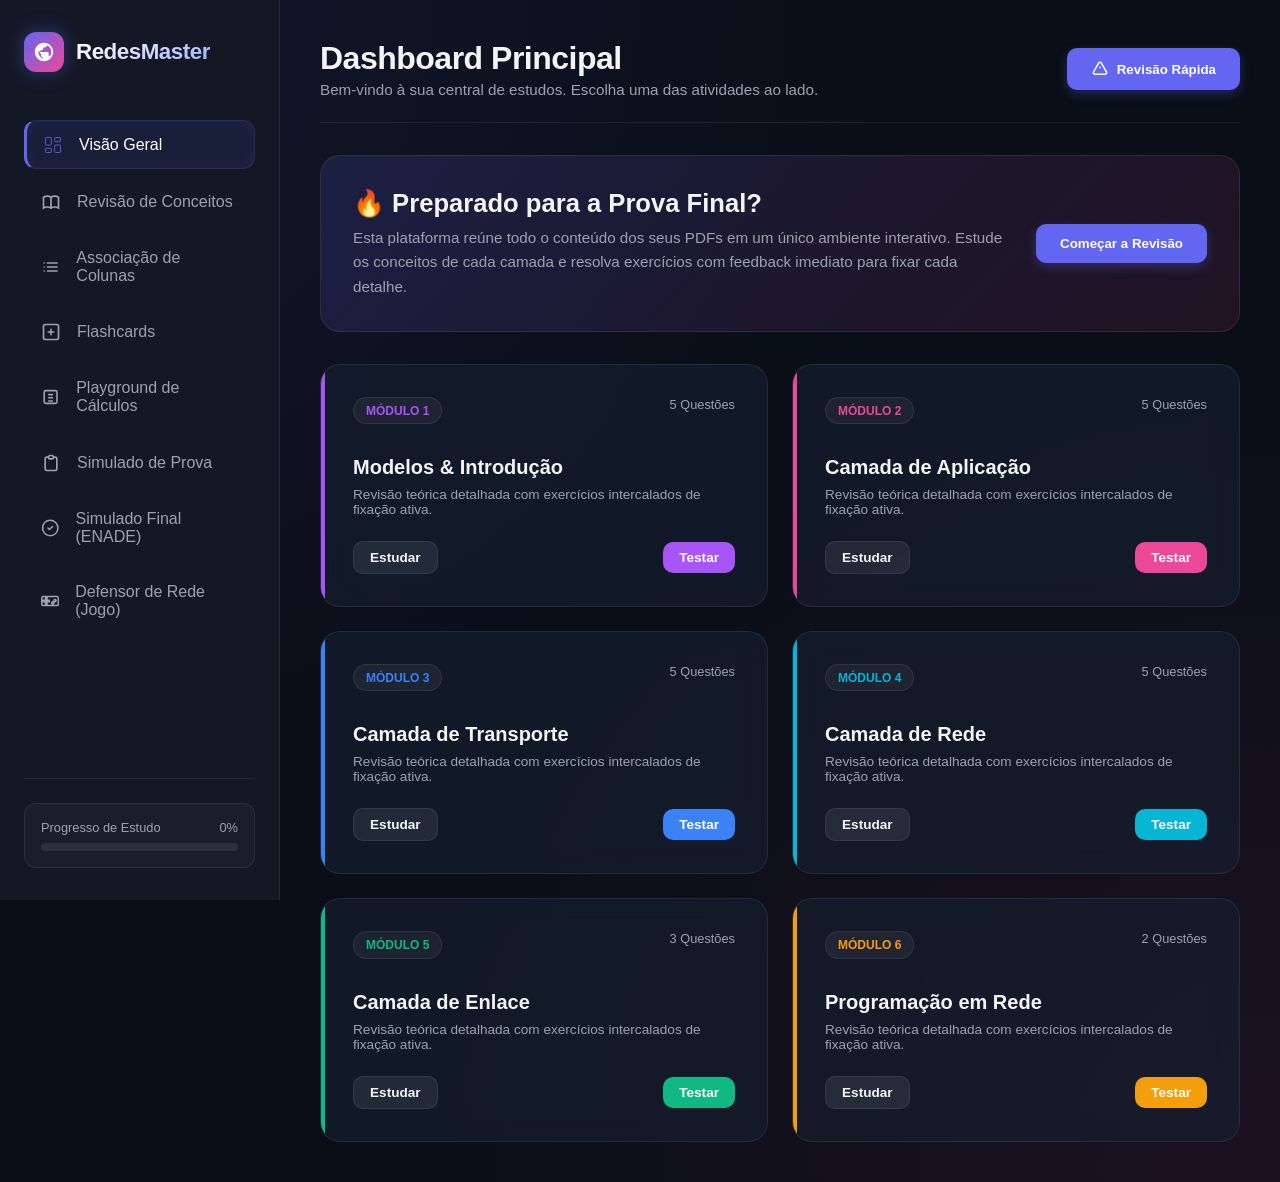
<file: index.html>
<!DOCTYPE html>
<html lang="pt-BR">
<head>
  <meta charset="UTF-8">
  <meta name="viewport" content="width=device-width, initial-scale=1.0">
  <meta http-equiv="Content-Security-Policy" content="default-src 'self'; script-src 'self' 'unsafe-inline'; style-src 'self' 'unsafe-inline' https://fonts.googleapis.com; font-src 'self' https://fonts.gstatic.com; img-src 'self' data:; connect-src 'self';">
  <title>RedesMaster - Plataforma de Revisão Final de Redes</title>
  <link rel="stylesheet" href="assets/css/styles.css">
</head>
<body>
  <div id="app-container">
    <!-- Sidebar Menu -->
    <aside>
      <div class="logo-container">
        <div class="logo-icon">
          <svg viewBox="0 0 24 24">
            <path d="M12 2C6.48 2 2 6.48 2 12s4.48 10 10 10 10-4.48 10-10S17.52 2 12 2zm1 17.93c-3.95-.49-7-3.85-7-7.93 0-.62.08-1.21.21-1.79L9 15v1c0 1.1.9 2 2 2v1.93zm6.9-2.54c-.26-.81-1-1.39-1.9-1.39h-1v-3c0-.55-.45-1-1-1H8v-2h2c.55 0 1-.45 1-1V7h2c1.1 0 2-.9 2-2v-.41c2.93 1.19 5 4.06 5 7.41 0 2.08-.8 3.97-2.1 5.39z"/>
          </svg>
        </div>
        <span class="logo-text">RedesMaster</span>
        <button class="sidebar-close-btn" id="menu-close-btn" aria-label="Fechar menu">
          <svg viewBox="0 0 24 24" style="width:20px;height:20px;fill:none;stroke:currentColor;stroke-width:2">
            <path d="M6 18L18 6M6 6l12 12" stroke-linecap="round"/>
          </svg>
        </button>
      </div>

      <nav>
        <a class="nav-item active" data-view="dashboard">
          <svg viewBox="0 0 24 24"><rect x="3" y="3" width="7" height="9" rx="1"/><rect x="14" y="3" width="7" height="5" rx="1"/><rect x="14" y="12" width="7" height="9" rx="1"/><rect x="3" y="16" width="7" height="5" rx="1"/></svg>
          Visão Geral
        </a>
        <a class="nav-item" data-view="concepts">
          <svg viewBox="0 0 24 24"><path d="M12 6.253v13m0-13C10.832 5.477 9.246 5 7.5 5S4.168 5.477 3 6.253v13C4.168 18.477 5.754 18 7.5 18s3.332.477 4.5 1.253m0-13C13.168 5.477 14.754 5 16.5 5c1.747 0 3.332.477 4.5 1.253v13C19.832 18.477 18.247 18 16.5 18c-1.746 0-3.332.477-4.5 1.253" stroke-width="2" stroke-linecap="round"/></svg>
          Revisão de Conceitos
        </a>
        <a class="nav-item" data-view="matching">
          <svg viewBox="0 0 24 24"><path d="M8 7h12M8 12h12M8 17h12M4 7h.01M4 12h.01M4 17h.01" stroke-width="2" stroke-linecap="round"/></svg>
          Associação de Colunas
        </a>
        <a class="nav-item" data-view="flashcards">
          <svg viewBox="0 0 24 24"><rect x="3" y="3" width="18" height="18" rx="2" stroke-width="2"/><path d="M12 8v8M8 12h8" stroke-width="2"/></svg>
          Flashcards
        </a>
        <a class="nav-item" data-view="calculators">
          <svg viewBox="0 0 24 24"><rect x="4" y="4" width="16" height="16" rx="2" stroke-width="2"/><path d="M9 9h6M9 13h6M9 17h6" stroke-width="2"/></svg>
          Playground de Cálculos
        </a>
        <a class="nav-item" data-view="simulado">
          <svg viewBox="0 0 24 24"><path d="M9 5H7a2 2 0 00-2 2v12a2 2 0 002 2h10a2 2 0 002-2V7a2 2 0 00-2-2h-2M9 5a2 2 0 002 2h2a2 2 0 002-2M9 5a2 2 0 012-2h2a2 2 0 012 2" stroke-width="2" stroke-linecap="round"/></svg>
          Simulado de Prova
        </a>
        <a class="nav-item" data-view="simulado-final">
          <svg viewBox="0 0 24 24" fill="none" stroke="currentColor" stroke-width="2" stroke-linecap="round" stroke-linejoin="round"><path d="M9 12l2 2 4-4"/><circle cx="12" cy="12" r="10"/></svg>
          Simulado Final (ENADE)
        </a>
        <a class="nav-item" data-view="game">
          <svg viewBox="0 0 24 24"><path d="M21 6H3c-1.1 0-2 .9-2 2v8c0 1.1.9 2 2 2h18c1.1 0 2-.9 2-2V8c0-1.1-.9-2-2-2zm-10 7H8v3H6v-3H3v-2h3V8h2v3h3v2zm4.5 3c-.83 0-1.5-.67-1.5-1.5s.67-1.5 1.5-1.5 1.5.67 1.5 1.5-.67 1.5-1.5 1.5zm3-3c-.83 0-1.5-.67-1.5-1.5s.67-1.5 1.5-1.5 1.5.67 1.5 1.5-.67 1.5-1.5 1.5z" stroke-width="2" stroke-linecap="round"/></svg>
          Defensor de Rede (Jogo)
        </a>
      </nav>

      <div class="sidebar-footer">
        <div class="progress-widget">
          <div class="progress-widget-header">
            <span>Progresso de Estudo</span>
            <span id="study-progress-text">0%</span>
          </div>
          <div class="progress-bar-bg">
            <div class="progress-bar-fill" id="study-progress-fill"></div>
          </div>
        </div>
      </div>
    </aside>

    <!-- Main Content Area -->
    <main>
      <!-- Header -->
      <header class="content-header">
        <div style="display: flex; align-items: center; gap: 1rem;">
          <button class="hamburger-btn" id="menu-toggle-btn" aria-label="Abrir menu">
            <svg viewBox="0 0 24 24" style="width:24px;height:24px;fill:none;stroke:currentColor;stroke-width:2">
              <path d="M4 6h16M4 12h16M4 18h16" stroke-linecap="round"/>
            </svg>
          </button>
          <div class="header-title">
            <h1 id="view-title">Dashboard Principal</h1>
            <p id="view-subtitle">Bem-vindo à sua central de estudos. Escolha uma das atividades ao lado.</p>
          </div>
        </div>
        <div class="header-actions">
          <button class="btn" id="quick-quiz-btn">
            <svg style="width:18px;height:18px;fill:none;stroke:currentColor;stroke-width:2" viewBox="0 0 24 24"><path d="M12 9v2m0 4h.01m-6.938 4h13.856c1.54 0 2.502-1.667 1.732-3L13.732 4c-.77-1.333-2.694-1.333-3.464 0L3.34 16c-.77 1.333.192 3 1.732 3z"/></svg>
            Revisão Rápida
          </button>
        </div>
      </header>

      <!-- Dashboard View -->
      <section id="dashboard-view" class="view-section active">
        <div style="background: linear-gradient(135deg, rgba(99, 102, 241, 0.15), rgba(236, 72, 153, 0.1)); border: 1px solid rgba(255,255,255,0.08); padding: 2rem; border-radius: 20px; display: flex; align-items: center; justify-content: space-between; gap: 2rem; margin-bottom: 2rem;">
          <div>
            <h2 style="font-family:'Space Grotesk',sans-serif; margin-bottom:0.5rem; font-size:1.6rem">🔥 Preparado para a Prova Final?</h2>
            <p style="color:var(--text-muted); line-height:1.6; font-size:0.95rem">Esta plataforma reúne todo o conteúdo dos seus PDFs em um único ambiente interativo. Estude os conceitos de cada camada e resolva exercícios com feedback imediato para fixar cada detalhe.</p>
          </div>
          <button class="btn" onclick="app.switchView('concepts')" style="flex-shrink:0">Começar a Revisão</button>
        </div>

        <div class="modules-grid" id="dashboard-modules">
          <!-- Populated by JavaScript -->
        </div>
      </section>

      <!-- Concepts View -->
      <section id="concepts-view" class="view-section">
        <div class="review-container">
          <div class="review-toc">
            <div class="toc-title">
              <svg style="width:20px;height:20px;stroke:currentColor;fill:none;stroke-width:2" viewBox="0 0 24 24"><path d="M4 6h16M4 12h16M4 18h7"/></svg>
              Tópicos de Estudo
            </div>
            <div class="toc-list" id="concepts-toc-list">
              <!-- Populated by JavaScript -->
            </div>
          </div>
          <div class="review-content" id="concepts-content-area">
            <!-- Populated by JavaScript -->
          </div>
        </div>
      </section>

      <!-- Matching View -->
      <section id="matching-view" class="view-section">
        <div class="concept-block" style="margin-bottom: 2rem;">
          <h2 class="concept-title">Associação de Protocolos & Camadas</h2>
          <p style="color:var(--text-muted); margin-bottom:1rem; line-height:1.6">Teste seus conhecimentos correlacionando os protocolos à sua respectiva camada ou informação de porta. Clique em um protocolo na coluna da esquerda e, em seguida, na resposta correspondente na coluna da direita.</p>
          
          <div class="matching-board">
            <div class="matching-column" id="matching-left-col">
              <h4>Protocolo</h4>
              <!-- Populated by JavaScript -->
            </div>
            <div class="matching-column" id="matching-right-col">
              <h4>Camada / Informação</h4>
              <!-- Populated by JavaScript -->
            </div>
          </div>

          <div style="display:flex; justify-content:space-between; align-items:center; margin-top:2rem">
            <span id="matching-score" style="font-weight:600; color:var(--success)">Acertos: 0 / 9</span>
            <button class="btn btn-secondary" id="reset-matching-btn">Embaralhar & Reiniciar</button>
          </div>
        </div>
      </section>

      <!-- Flashcards View -->
      <section id="flashcards-view" class="view-section">
        <div class="flashcards-grid" id="flashcards-container">
          <!-- Populated by JavaScript -->
        </div>
      </section>

      <!-- Calculators View -->
      <section id="calculators-view" class="view-section">
        <div class="calculator-grid">
          <!-- Delay Calculator -->
          <div class="calc-card">
            <div class="calc-title">
              <svg viewBox="0 0 24 24"><circle cx="12" cy="12" r="10" stroke-width="2"/><path d="M12 6v6l4 2" stroke-width="2"/></svg>
              Cálculo de Atraso (Transmissão vs Propagação)
            </div>
            <p style="color:var(--text-muted); font-size:0.85rem">Ajuste os parâmetros abaixo para calcular o tempo total gasto para mover um pacote através de um link.</p>
            
            <div class="calc-form">
              <div class="form-group">
                <label class="form-label">Tamanho do Pacote (L)</label>
                <input type="number" id="calc-delay-L" class="form-control" value="1000">
                <select id="calc-delay-L-unit" class="form-control" style="margin-top:0.5rem">
                  <option value="bytes">Bytes</option>
                  <option value="bits">Bits</option>
                </select>
              </div>
              <div class="form-group">
                <label class="form-label">Velocidade de Transmissão (R)</label>
                <input type="number" id="calc-delay-R" class="form-control" value="10">
                <select id="calc-delay-R-unit" class="form-control" style="margin-top:0.5rem">
                  <option value="Mbps">Mbps (Megabits/s)</option>
                  <option value="Kbps">Kbps (Kilobits/s)</option>
                  <option value="bps">bps (bits/s)</option>
                </select>
              </div>
              <div class="form-group">
                <label class="form-label">Distância Física (d)</label>
                <input type="number" id="calc-delay-d" class="form-control" value="500">
                <select id="calc-delay-d-unit" class="form-control" style="margin-top:0.5rem">
                  <option value="km">Kilômetros (km)</option>
                  <option value="m">Metros (m)</option>
                </select>
              </div>
              <div class="form-group">
                <label class="form-label">Velocidade de Propagação (s)</label>
                <input type="number" id="calc-delay-s" class="form-control" value="200000">
                <select id="calc-delay-s-unit" class="form-control" style="margin-top:0.5rem">
                  <option value="km_s">km/s (ex: 200.000 para fibra)</option>
                  <option value="m_s">m/s (ex: 2.5 x 10^8)</option>
                </select>
              </div>
            </div>

            <div class="calc-results">
              <div class="calc-result-row">
                <span class="calc-result-label">Atraso de Transmissão (d_trans = L/R):</span>
                <span class="calc-result-value" id="res-dtrans">0.80 ms</span>
              </div>
              <div class="calc-result-row">
                <span class="calc-result-label">Atraso de Propagação (d_prop = d/s):</span>
                <span class="calc-result-value" id="res-dprop">2.50 ms</span>
              </div>
              <div class="calc-result-row" style="border-top:1.5px solid rgba(255,255,255,0.1); padding-top:0.75rem">
                <span class="calc-result-label" style="font-weight:600; color:#fff">Atraso Total Fim-a-Fim:</span>
                <span class="calc-result-value" id="res-dtotal" style="color:var(--color-accent); font-size:1.15rem">3.30 ms</span>
              </div>
            </div>
            
            <div class="calc-steps" id="delay-steps">
              <!-- Steps generated dynamically -->
            </div>
          </div>

          <!-- Subnetting Calculator -->
          <div class="calc-card">
            <div class="calc-title">
              <svg viewBox="0 0 24 24"><rect x="3" y="3" width="18" height="18" rx="2" stroke-width="2"/><path d="M7 7h10M7 12h10M7 17h10" stroke-width="2"/></svg>
              Calculadora de Sub-redes IPv4
            </div>
            <p style="color:var(--text-muted); font-size:0.85rem">Informe o endereço IP e a máscara CIDR para descobrir a faixa de IPs correspondente.</p>
            
            <div class="calc-form">
              <div class="form-group calc-form-full">
                <label class="form-label">Endereço IP (ex: 192.168.10.33 ou 200.223.226.70)</label>
                <input type="text" id="calc-subnet-ip" class="form-control" value="192.168.10.33">
              </div>
              <div class="form-group calc-form-full">
                <label class="form-label">Máscara de Sub-rede CIDR</label>
                <select id="calc-subnet-cidr" class="form-control">
                  <option value="30">/30 (255.255.255.252) - 2 Hosts Úteis</option>
                  <option value="29">/29 (255.255.255.248) - 6 Hosts Úteis</option>
                  <option value="28">/28 (255.255.255.240) - 14 Hosts Úteis</option>
                  <option value="27" selected>/27 (255.255.255.224) - 30 Hosts Úteis</option>
                  <option value="26">/26 (255.255.255.192) - 62 Hosts Úteis</option>
                  <option value="25">/25 (255.255.255.128) - 126 Hosts Úteis</option>
                  <option value="24">/24 (255.255.255.0) - 254 Hosts Úteis</option>
                  <option value="23">/23 (255.255.254.0) - 510 Hosts Úteis</option>
                  <option value="22">/22 (255.255.252.0) - 1022 Hosts Úteis</option>
                  <option value="16">/16 (255.255.0.0) - 65534 Hosts Úteis</option>
                  <option value="8">/8 (255.0.0.0) - 16777214 Hosts Úteis</option>
                </select>
              </div>
            </div>

            <div class="calc-results" id="subnet-results-container">
              <div class="calc-result-row">
                <span class="calc-result-label">Endereço de Rede:</span>
                <span class="calc-result-value" id="sub-res-net">192.168.10.32</span>
              </div>
              <div class="calc-result-row">
                <span class="calc-result-label">Máscara Decimal:</span>
                <span class="calc-result-value" id="sub-res-mask">255.255.255.224</span>
              </div>
              <div class="calc-result-row">
                <span class="calc-result-label">Primeiro Host Válido:</span>
                <span class="calc-result-value" id="sub-res-first">192.168.10.33</span>
              </div>
              <div class="calc-result-row">
                <span class="calc-result-label">Último Host Válido:</span>
                <span class="calc-result-value" id="sub-res-last">192.168.10.62</span>
              </div>
              <div class="calc-result-row">
                <span class="calc-result-label">Endereço de Broadcast:</span>
                <span class="calc-result-value" id="sub-res-broad" style="color:var(--error)">192.168.10.63</span>
              </div>
              <div class="calc-result-row">
                <span class="calc-result-label">Total de Hosts Úteis:</span>
                <span class="calc-result-value" id="sub-res-count" style="color:var(--success)">30</span>
              </div>
            </div>

            <div class="calc-steps" id="subnet-steps">
              <!-- Steps generated dynamically -->
            </div>
          </div>
        </div>
      </section>

      <!-- Simulado View -->
      <section id="simulado-view" class="view-section">
        <!-- Setup Screen -->
        <div id="simulado-setup" class="setup-container">
          <h2 class="setup-title">Configurar Simulado de Prova</h2>
          
          <div class="form-group">
            <label class="form-label">Tópico do Simulado</label>
            <select id="simulado-topic" class="form-control">
              <option value="all">Todas as Matérias (Aleatório)</option>
              <option value="1">Módulo 1: Modelos & Introdução</option>
              <option value="2">Módulo 2: Camada de Aplicação</option>
              <option value="3">Módulo 3: Camada de Transporte</option>
              <option value="4">Módulo 4: Camada de Rede</option>
              <option value="5">Módulo 5: Camada de Enlace</option>
              <option value="6">Módulo 6: Programação em Rede (Java)</option>
            </select>
          </div>

          <div class="form-group">
            <label class="form-label">Número de Questões</label>
            <select id="simulado-size" class="form-control">
              <option value="5">5 Questões (Rápido)</option>
              <option value="10" selected>10 Questões (Padrão)</option>
              <option value="15">15 Questões (Completo)</option>
              <option value="25">25 Questões (Exaustivo)</option>
            </select>
          </div>

          <button class="btn" id="start-simulado-btn" style="width: 100%; justify-content: center; margin-top: 1rem;">
            Iniciar Simulado
          </button>
        </div>

        <!-- Quiz Screen -->
        <div id="simulado-quiz-screen" class="quiz-wrapper" style="display: none;">
          <div class="quiz-header">
            <span id="quiz-progress-text">Questão 1 de 10</span>
            <div class="quiz-timer" id="quiz-timer">
              <svg style="width:18px;height:18px;fill:none;stroke:currentColor;stroke-width:2" viewBox="0 0 24 24"><circle cx="12" cy="12" r="10"/><path d="M12 6v6l4 2"/></svg>
              <span id="timer-display">00:00</span>
            </div>
          </div>

          <div class="question-card" id="quiz-question-card">
            <!-- Populated by JavaScript -->
          </div>

          <div class="quiz-footer">
            <button class="btn btn-secondary" id="quiz-prev-btn" style="visibility: hidden;">Anterior</button>
            <button class="btn" id="quiz-next-btn">Avançar</button>
          </div>
        </div>

        <!-- Result Screen -->
        <div id="simulado-result-screen" class="result-container" style="display: none;">
          <h2 style="font-family:'Space Grotesk',sans-serif">Resultado do Simulado</h2>
          
          <div class="score-circle" id="score-circle-element">
            <span class="score-number" id="score-percent">80%</span>
            <span class="score-label">Aproveitamento</span>
          </div>

          <div class="result-feedback" id="score-feedback-text">Excelente desempenho!</div>
          <p style="color:var(--text-muted)" id="score-details-text">Você acertou 8 de 10 questões em 04:32.</p>

          <div class="result-summary-grid">
            <div class="result-summary-card">
              <span>Acertos</span>
              <strong id="result-correct-count" style="color:var(--success)">8</strong>
            </div>
            <div class="result-summary-card">
              <span>Erros</span>
              <strong id="result-wrong-count" style="color:var(--error)">2</strong>
            </div>
          </div>

          <div style="display: flex; gap: 1rem; width: 100%; margin-top: 1.5rem">
            <button class="btn btn-secondary" id="restart-simulado-setup-btn" style="flex-grow: 1; justify-content: center;">Novo Simulado</button>
            <button class="btn" onclick="app.switchView('concepts')" style="flex-grow: 1; justify-content: center;">Revisar Tópicos</button>
          </div>
        </div>
      </section>

      <!-- Simulado Final (ENADE / POSCOMP) View -->
      <section id="simulado-final-view" class="view-section">
        <!-- Intro Screen -->
        <div id="simulado-final-intro" class="setup-container" style="max-width: 750px;">
          <h2 class="setup-title" style="color: var(--color-intro); font-family: 'Space Grotesk', sans-serif;">🏆 Simulado Final (ENADE / POSCOMP)</h2>
          <p style="color: var(--text-muted); line-height: 1.6; text-align: center; margin-bottom: 2rem;">
            Prepare-se para exames de alto nível com um simulado interativo de <b>40 questões objetivas</b> com cronômetro, navegação livre por painel lateral e gabarito comentado passo a passo extraído das fontes da disciplina.
          </p>
          <div style="background: rgba(255,255,255,0.03); border: 1px solid var(--border-glass); padding: 1.5rem; border-radius: 12px; margin-bottom: 2rem; font-size: 0.95rem; line-height: 1.6;">
            <b>Características do Simulado:</b>
            <ul style="margin-left: 1.5rem; margin-top: 0.5rem; display: flex; flex-direction: column; gap: 0.5rem;">
              <li>⏱️ <b>Sem Tempo Limite:</b> Resolva as questões no seu próprio ritmo.</li>
              <li>📌 <b>Navegação Livre:</b> Salte e navegue por qualquer questão através da grade de botões laterais.</li>
              <li>🔖 <b>Marcar para Revisão:</b> Sinalize dúvidas nas questões para retornar a elas antes de submeter o teste.</li>
              <li>📖 <b>Revisão de Gabarito:</b> Ao finalizar, tenha acesso à justificativa detalhada de cada uma das 40 questões.</li>
            </ul>
          </div>
          <button class="btn" id="start-simulado-final-btn" style="width: 100%; justify-content: center; font-size: 1.1rem; padding: 1rem;">
            Iniciar Simulado Completo
          </button>
        </div>

        <!-- Quiz Screen -->
        <div id="simulado-final-quiz-screen" class="quiz-wrapper" style="display: none; max-width: 1100px;">
          <div class="quiz-header">
            <span id="sf-quiz-progress-text">Questão 1 de 40</span>
            <div class="progress-bar-bg" style="width: 50%; height: 6px; margin: 0 1rem; flex-grow: 1;">
              <div class="progress-bar-fill" id="sf-quiz-progress-fill" style="width: 2.5%;"></div>
            </div>
            <div class="quiz-timer" id="sf-quiz-timer">
              <svg style="width:18px;height:18px;fill:none;stroke:currentColor;stroke-width:2" viewBox="0 0 24 24"><circle cx="12" cy="12" r="10"/><path d="M12 6v6l4 2"/></svg>
              <span id="sf-timer-display">00:00</span>
            </div>
          </div>

          <div style="display: grid; grid-template-columns: 1fr 280px; gap: 1.5rem; align-items: start;">
            <!-- Question Card -->
            <div class="question-card" id="sf-quiz-question-card" style="margin: 0;">
              <!-- Populated by JavaScript -->
            </div>

            <!-- Sidebar Navigation Grid -->
            <div style="background: var(--bg-card); border: 1px solid var(--border-glass); border-radius: 20px; padding: 1.5rem; backdrop-filter: blur(12px);">
              <h4 style="font-family:'Space Grotesk',sans-serif; font-size:0.95rem; margin-bottom:1rem; text-align:center; color: var(--text-muted);">Painel de Questões</h4>
              <div id="sf-question-grid" style="display: grid; grid-template-columns: repeat(5, 1fr); gap: 0.5rem;">
                <!-- Buttons 1 to 40 populated by JavaScript -->
              </div>
              <div style="margin-top: 1.5rem; font-size: 0.75rem; color: var(--text-muted); display: flex; flex-direction: column; gap: 0.4rem;">
                <div style="display:flex; align-items:center; gap:0.5rem;"><span style="width:12px; height:12px; border-radius:3px; background:rgba(255,255,255,0.03); border:1px solid var(--border-glass); display:inline-block;"></span> Não respondida</div>
                <div style="display:flex; align-items:center; gap:0.5rem;"><span style="width:12px; height:12px; border-radius:3px; background:var(--color-accent); display:inline-block;"></span> Respondida</div>
                <div style="display:flex; align-items:center; gap:0.5rem;"><span style="width:12px; height:12px; border-radius:3px; background:rgba(255,255,255,0.03); border:2px dashed var(--warning); display:inline-block;"></span> Marcada para Revisão</div>
              </div>
            </div>
          </div>

          <div class="quiz-footer">
            <button class="btn btn-secondary" id="sf-quiz-prev-btn">Anterior</button>
            <button class="btn btn-secondary" id="sf-quiz-flag-btn" style="border-color: var(--warning); color: var(--warning);">
              <svg style="width:18px;height:18px;fill:none;stroke:currentColor;stroke-width:2" viewBox="0 0 24 24"><path d="M3 21v-4m0 0V5a2 2 0 012-2h6.5l1 1H21v11h-7.5l-1-1H5v5" stroke-linecap="round"/></svg>
              Marcar Revisão
            </button>
            <button class="btn" id="sf-quiz-next-btn">Avançar</button>
          </div>
        </div>

        <!-- Result Screen -->
        <div id="simulado-final-result-screen" class="result-container" style="display: none; max-width: 700px;">
          <h2 style="font-family:'Space Grotesk',sans-serif">Resultado do Simulado Final</h2>
          
          <div class="score-circle" id="sf-score-circle-element">
            <span class="score-number" id="sf-score-percent">0%</span>
            <span class="score-label">Aproveitamento</span>
          </div>

          <div class="result-feedback" id="sf-score-feedback-text">-</div>
          <p style="color:var(--text-muted)" id="sf-score-details-text">-</p>

          <div class="result-summary-grid">
            <div class="result-summary-card">
              <span>Acertos</span>
              <strong id="sf-result-correct-count" style="color:var(--success)">0</strong>
            </div>
            <div class="result-summary-card">
              <span>Erros</span>
              <strong id="sf-result-wrong-count" style="color:var(--error)">0</strong>
            </div>
          </div>

          <div style="display: flex; gap: 1rem; width: 100%; margin-top: 1.5rem">
            <button class="btn btn-secondary" id="sf-restart-btn" style="flex-grow: 1; justify-content: center;">Refazer Simulado</button>
            <button class="btn" id="sf-review-btn" style="flex-grow: 1; justify-content: center;">Revisar Respostas</button>
          </div>
        </div>

        <!-- Review Screen -->
        <div id="simulado-final-review-screen" style="display: none; max-width: 900px; margin: 0 auto; display: flex; flex-direction: column; gap: 1.5rem;">
          <div style="display: flex; justify-content: space-between; align-items: center; background: var(--bg-card); border: 1px solid var(--border-glass); padding: 1.5rem; border-radius: 16px;">
            <div>
              <h3 style="font-family:'Space Grotesk',sans-serif;">Revisão de Respostas</h3>
              <p style="color: var(--text-muted); font-size: 0.85rem; margin-top: 0.25rem;">Veja o gabarito comentado completo de cada uma das questões.</p>
            </div>
            <button class="btn btn-secondary" id="sf-review-back-btn">Voltar aos Resultados</button>
          </div>
          
          <div id="sf-review-cards-container" style="display: flex; flex-direction: column; gap: 1.5rem;">
            <!-- Populated dynamically by JavaScript -->
          </div>
        </div>
      </section>

      <!-- Game View -->
      <section id="game-view" class="view-section">
        <!-- Start Screen -->
        <div id="game-start-screen" class="setup-container" style="max-width: 650px; text-align: center;">
          <h2 class="setup-title" style="color: var(--color-accent); font-family: 'Space Grotesk', sans-serif;">🛡️ Network Defender</h2>
          <p style="color: var(--text-muted); line-height: 1.6; margin-bottom: 1.5rem;">
            Você é o administrador do Firewall! Pacotes de dados descem pela rede com destino ao Servidor. Sua missão é proteger o servidor aplicando as <b>Diretivas de Segurança</b> ativas.
          </p>
          <div style="background: rgba(255,255,255,0.03); border: 1px solid var(--border-glass); padding: 1.25rem; border-radius: 12px; margin-bottom: 2rem; text-align: left; font-size: 0.9rem; line-height: 1.6;">
            <b>Como jogar:</b>
            <ul style="margin-left: 1.5rem; margin-top: 0.5rem;">
              <li>Fique atento à <b>Diretiva Ativa</b> no topo da tela.</li>
              <li><b>Clique (DROP)</b> nos pacotes que violam a diretiva (ex: Porta 25 errada ou IP de Classe A).</li>
              <li>Deixe os pacotes legítimos passarem livremente até o servidor no final da linha.</li>
              <li>Bloquear pacotes permitidos ou deixar passar pacotes proibidos danifica o Servidor (HP diminui!).</li>
            </ul>
          </div>
          <button class="btn" id="game-start-btn" style="width: 100%; justify-content: center; font-size: 1.1rem; padding: 1rem 2rem;">Iniciar Defesa</button>
        </div>

        <!-- Gameplay Screen -->
        <div id="game-play-screen" style="display: none;">
          <div class="game-directive-banner-card" style="margin-bottom: 1.5rem;">
            <div>
              <div class="game-directive-title" id="game-directive-banner">DIRETIVA ATIVA: Carregando...</div>
              <div style="color: var(--text-muted); font-size: 0.8rem; margin-top: 0.25rem;" id="game-directive-timer">Próxima diretiva em: 20s</div>
            </div>
            <button class="btn btn-secondary" id="game-sound-toggle" style="padding: 0.5rem 1rem; font-size: 0.85rem;">🔊 Som Ativo</button>
          </div>

          <div class="game-layout">
            <!-- Falling Lanes Viewport -->
            <div class="game-lanes-container" id="game-lanes">
              <!-- Dynamically populated with falling packet elements -->
            </div>

            <!-- Sidebar Stats Panel -->
            <div class="game-stats-panel">
              <div class="game-stats-header">Status do Firewall</div>
              
              <div class="game-stat-row">
                <span class="game-stat-label">Integridade do Servidor:</span>
                <div class="hp-container" id="game-hp-container">
                  <!-- Active HP Dots -->
                </div>
              </div>

              <div class="game-stat-row">
                <span class="game-stat-label">Pontuação:</span>
                <span class="game-stat-val" id="game-score-val" style="color: var(--success);">0</span>
              </div>

              <div class="game-stat-row">
                <span class="game-stat-label">Nível de Tráfego:</span>
                <span class="game-stat-val" id="game-level-val" style="color: var(--color-accent);">1</span>
              </div>

              <div class="game-banner" style="font-size: 0.75rem; text-align: left; padding: 0.75rem; line-height: 1.5;">
                ⚠️ <b>Atenção:</b> Bloquear tráfego legítimo causa perda de HP por negação de serviço (DoS)!
              </div>
            </div>
          </div>
        </div>

        <!-- Game Over Screen -->
        <div id="game-over-screen" class="result-container" style="display: none; max-width: 550px; text-align: center;">
          <h2 style="color: var(--error); font-family: 'Space Grotesk', sans-serif;">🚨 Firewall Comprometido</h2>
          <p style="color: var(--text-muted); line-height: 1.6;">O servidor sofreu danos críticos devido a falhas de filtragem de pacotes.</p>
          
          <div class="score-circle error" style="margin: 1.5rem auto;">
            <span class="score-number" id="game-final-score">0</span>
            <span class="score-label">Pontuação</span>
          </div>

          <div class="result-feedback">Nível de Tráfego Atingido: <span id="game-final-level" style="color: var(--color-accent);">1</span></div>
          
          <div style="display: flex; gap: 1rem; width: 100%; margin-top: 1.5rem;">
            <button class="btn" id="game-retry-btn" style="flex-grow: 1; justify-content: center;">Tentar Novamente</button>
            <button class="btn btn-secondary" onclick="app.switchView('dashboard')" style="flex-grow: 1; justify-content: center;">Voltar ao Dashboard</button>
          </div>
        </div>
      </section>
  </div>
  <div id="sidebar-overlay" class="sidebar-overlay"></div>

  <!-- Scripts -->
  <script src="assets/js/db.js"></script>
  <script src="assets/js/simulado_final_db.js"></script>
  <script src="assets/js/app.js"></script>
  <script src="assets/js/game.js"></script>
</body>
</html>
</file>
<file: assets/css/styles.css>
/* Stylesheet for RedesMaster Revision Application */
@import url('https://fonts.googleapis.com/css2?family=Poppins:wght@300;400;500;600;700&family=Space+Grotesk:wght@400;500;600;700&display=swap');

:root {
  --bg-primary: #0a0e17;
  --bg-secondary: #121824;
  --bg-card: rgba(22, 31, 49, 0.65);
  --bg-glass: rgba(18, 24, 36, 0.7);
  --border-glass: rgba(255, 255, 255, 0.08);
  --text-main: #f3f4f6;
  --text-muted: #9ca3af;
  --color-accent: #6366f1; /* Indigo */
  
  /* Layer Colors */
  --color-intro: #a855f7;  /* Purple */
  --color-app: #ec4899;    /* Pink */
  --color-trans: #3b82f6;  /* Blue */
  --color-net: #06b6d4;    /* Cyan */
  --color-link: #10b981;   /* Emerald */
  --color-java: #f59e0b;   /* Amber */
  
  --success: #10b981;
  --error: #ef4444;
  --warning: #f59e0b;
  --glow-shadow: 0 0 15px rgba(99, 102, 241, 0.35);
  
  --transition: all 0.3s cubic-bezier(0.4, 0, 0.2, 1);
}

* {
  box-sizing: border-box;
  margin: 0;
  padding: 0;
  scrollbar-width: thin;
  scrollbar-color: rgba(255, 255, 255, 0.15) transparent;
}

/* Scrollbar Customization */
::-webkit-scrollbar {
  width: 6px;
  height: 6px;
}
::-webkit-scrollbar-track {
  background: transparent;
}
::-webkit-scrollbar-thumb {
  background: rgba(255, 255, 255, 0.15);
  border-radius: 4px;
}
::-webkit-scrollbar-thumb:hover {
  background: rgba(255, 255, 255, 0.3);
}

body {
  font-family: 'Poppins', sans-serif;
  background-color: var(--bg-primary);
  color: var(--text-main);
  min-height: 100vh;
  overflow-x: hidden;
  background-image: 
    radial-gradient(at 0% 0%, rgba(99, 102, 241, 0.1) 0px, transparent 50%),
    radial-gradient(at 100% 100%, rgba(236, 72, 153, 0.08) 0px, transparent 50%);
}

#app-container {
  display: grid;
  grid-template-columns: 280px 1fr;
  min-height: 100vh;
}

/* Sidebar Menu */
aside {
  background-color: var(--bg-secondary);
  border-right: 1px solid var(--border-glass);
  display: flex;
  flex-direction: column;
  padding: 2rem 1.5rem;
  position: sticky;
  top: 0;
  height: 100vh;
  z-index: 10;
}

.logo-container {
  display: flex;
  align-items: center;
  gap: 0.75rem;
  margin-bottom: 3rem;
}

.logo-icon {
  width: 40px;
  height: 40px;
  background: linear-gradient(135deg, var(--color-accent), #ec4899);
  border-radius: 12px;
  display: flex;
  align-items: center;
  justify-content: center;
  box-shadow: 0 0 20px rgba(99, 102, 241, 0.4);
}

.logo-icon svg {
  width: 22px;
  height: 22px;
  fill: #fff;
}

.logo-text {
  font-family: 'Space Grotesk', sans-serif;
  font-weight: 700;
  font-size: 1.4rem;
  letter-spacing: -0.5px;
  background: linear-gradient(135deg, #fff, #a5b4fc);
  -webkit-background-clip: text;
  -webkit-text-fill-color: transparent;
}

nav {
  display: flex;
  flex-direction: column;
  gap: 0.5rem;
  flex-grow: 1;
}

.nav-item {
  display: flex;
  align-items: center;
  gap: 1rem;
  padding: 0.85rem 1rem;
  border-radius: 12px;
  color: var(--text-muted);
  text-decoration: none;
  cursor: pointer;
  font-weight: 500;
  transition: var(--transition);
  border: 1px solid transparent;
}

.nav-item svg {
  width: 20px;
  height: 20px;
  transition: var(--transition);
  stroke: var(--text-muted);
  fill: none;
}

.nav-item:hover, .nav-item.active {
  color: #fff;
  background-color: rgba(99, 102, 241, 0.1);
  border-color: rgba(99, 102, 241, 0.2);
}

.nav-item.active svg {
  stroke: var(--color-accent);
}

.nav-item.active {
  box-shadow: inset 0 0 12px rgba(99, 102, 241, 0.1);
  border-left: 3px solid var(--color-accent);
}

.sidebar-footer {
  margin-top: auto;
  padding-top: 1.5rem;
  border-top: 1px solid var(--border-glass);
}

.progress-widget {
  background: rgba(255, 255, 255, 0.03);
  padding: 1rem;
  border-radius: 12px;
  border: 1px solid var(--border-glass);
}

.progress-widget-header {
  display: flex;
  justify-content: space-between;
  font-size: 0.8rem;
  color: var(--text-muted);
  margin-bottom: 0.5rem;
}

.progress-bar-bg {
  height: 8px;
  background: rgba(255, 255, 255, 0.08);
  border-radius: 4px;
  overflow: hidden;
}

.progress-bar-fill {
  height: 100%;
  width: 0%;
  background: linear-gradient(90deg, var(--color-accent), #ec4899);
  border-radius: 4px;
  transition: width 0.8s cubic-bezier(0.4, 0, 0.2, 1);
}

/* Main Content Area */
main {
  padding: 2.5rem;
  max-width: 1200px;
  width: 100%;
  margin: 0 auto;
  display: flex;
  flex-direction: column;
  gap: 2rem;
  overflow-y: auto;
}

header.content-header {
  display: flex;
  justify-content: space-between;
  align-items: center;
  padding-bottom: 1.5rem;
  border-bottom: 1px solid var(--border-glass);
}

.header-title h1 {
  font-family: 'Space Grotesk', sans-serif;
  font-size: 2rem;
  font-weight: 700;
  letter-spacing: -0.5px;
}

.header-title p {
  color: var(--text-muted);
  font-size: 0.95rem;
  margin-top: 0.25rem;
}

.btn {
  background-color: var(--color-accent);
  color: #fff;
  border: none;
  padding: 0.75rem 1.5rem;
  border-radius: 10px;
  font-weight: 600;
  font-family: inherit;
  cursor: pointer;
  transition: var(--transition);
  display: inline-flex;
  align-items: center;
  gap: 0.5rem;
  box-shadow: 0 4px 12px rgba(99, 102, 241, 0.3);
}

.btn:hover {
  background-color: #4f46e5;
  transform: translateY(-2px);
  box-shadow: 0 6px 16px rgba(99, 102, 241, 0.45);
}

.btn:active {
  transform: translateY(0);
}

.btn-secondary {
  background-color: rgba(255, 255, 255, 0.08);
  border: 1px solid var(--border-glass);
  box-shadow: none;
  color: var(--text-main);
}

.btn-secondary:hover {
  background-color: rgba(255, 255, 255, 0.15);
  border-color: rgba(255, 255, 255, 0.2);
  box-shadow: none;
}

/* Sections View Layout */
.view-section {
  display: none;
  animation: fadeIn 0.4s ease-out;
}

.view-section.active {
  display: block;
}

@keyframes fadeIn {
  from { opacity: 0; transform: translateY(10px); }
  to { opacity: 1; transform: translateY(0); }
}

/* Modules Dashboard Grid */
.modules-grid {
  display: grid;
  grid-template-columns: repeat(auto-fit, minmax(320px, 1fr));
  gap: 1.5rem;
}

.module-card {
  background: var(--bg-card);
  border: 1px solid var(--border-glass);
  border-radius: 20px;
  padding: 2rem;
  display: flex;
  flex-direction: column;
  justify-content: space-between;
  gap: 1.5rem;
  backdrop-filter: blur(12px);
  transition: var(--transition);
  position: relative;
  overflow: hidden;
}

.module-card::before {
  content: '';
  position: absolute;
  top: 0;
  left: 0;
  width: 4px;
  height: 100%;
  background-color: var(--module-color, var(--color-accent));
}

.module-card:hover {
  transform: translateY(-5px);
  border-color: rgba(255, 255, 255, 0.15);
  box-shadow: 0 10px 25px rgba(0, 0, 0, 0.2);
}

.module-header {
  display: flex;
  justify-content: space-between;
  align-items: flex-start;
}

.module-badge {
  background-color: rgba(255, 255, 255, 0.05);
  border: 1px solid var(--border-glass);
  padding: 0.35rem 0.75rem;
  border-radius: 30px;
  font-size: 0.75rem;
  font-weight: 600;
  color: var(--module-color);
  text-transform: uppercase;
}

.module-info h3 {
  font-family: 'Space Grotesk', sans-serif;
  font-size: 1.25rem;
  font-weight: 600;
  margin-top: 0.5rem;
}

.module-info p {
  color: var(--text-muted);
  font-size: 0.85rem;
  margin-top: 0.5rem;
}

.module-footer {
  display: flex;
  justify-content: space-between;
  align-items: center;
  margin-top: auto;
}

.module-quiz-indicator {
  font-size: 0.8rem;
  color: var(--text-muted);
}

/* Review Mode (Study & Quizzes) */
.review-container {
  display: grid;
  grid-template-columns: 320px 1fr;
  gap: 2rem;
}

.review-toc {
  background: var(--bg-card);
  border: 1px solid var(--border-glass);
  border-radius: 16px;
  padding: 1.5rem;
  height: fit-content;
  position: sticky;
  top: 100px;
}

.toc-title {
  font-family: 'Space Grotesk', sans-serif;
  font-size: 1.1rem;
  font-weight: 600;
  margin-bottom: 1.5rem;
  display: flex;
  align-items: center;
  gap: 0.5rem;
}

.toc-list {
  display: flex;
  flex-direction: column;
  gap: 0.5rem;
}

.toc-item {
  padding: 0.75rem 1rem;
  border-radius: 10px;
  color: var(--text-muted);
  cursor: pointer;
  transition: var(--transition);
  font-size: 0.9rem;
}

.toc-item:hover, .toc-item.active {
  background: rgba(255, 255, 255, 0.05);
  color: #fff;
}

.toc-item.active {
  border-left: 3px solid var(--active-color, var(--color-accent));
}

.review-content {
  display: flex;
  flex-direction: column;
  gap: 2.5rem;
}

.concept-block {
  background: var(--bg-card);
  border: 1px solid var(--border-glass);
  border-radius: 20px;
  padding: 2.5rem;
  backdrop-filter: blur(12px);
  position: relative;
}

.concept-title {
  font-family: 'Space Grotesk', sans-serif;
  font-size: 1.6rem;
  margin-bottom: 1.5rem;
  padding-bottom: 0.75rem;
  border-bottom: 1px solid var(--border-glass);
}

.concept-text {
  line-height: 1.8;
  font-size: 1rem;
  color: #e5e7eb;
}

.concept-text p {
  margin-bottom: 1rem;
}

.concept-text ul {
  margin-left: 1.5rem;
  margin-bottom: 1rem;
}

.concept-text li {
  margin-bottom: 0.5rem;
}

.concept-text b {
  color: #fff;
  font-weight: 600;
}

/* Interleaved mini quizzes */
.mini-quiz {
  margin-top: 2.5rem;
  background: rgba(255, 255, 255, 0.02);
  border: 1px solid rgba(255, 255, 255, 0.05);
  border-radius: 14px;
  padding: 1.5rem;
}

.mini-quiz-header {
  font-family: 'Space Grotesk', sans-serif;
  font-size: 0.9rem;
  text-transform: uppercase;
  letter-spacing: 0.5px;
  color: var(--active-color, var(--color-accent));
  margin-bottom: 0.75rem;
  font-weight: 600;
}

.question-text {
  font-size: 1.05rem;
  font-weight: 500;
  margin-bottom: 1.25rem;
}

.options-list {
  display: flex;
  flex-direction: column;
  gap: 0.75rem;
}

.option-btn {
  background: rgba(255, 255, 255, 0.03);
  border: 1px solid var(--border-glass);
  padding: 0.85rem 1.25rem;
  border-radius: 10px;
  color: var(--text-main);
  text-align: left;
  font-family: inherit;
  font-size: 0.95rem;
  cursor: pointer;
  transition: var(--transition);
}

.option-btn:hover {
  background: rgba(255, 255, 255, 0.08);
  border-color: rgba(255, 255, 255, 0.15);
}

.option-btn.correct {
  background: rgba(16, 185, 129, 0.15) !important;
  border-color: var(--success) !important;
  color: #a7f3d0;
}

.option-btn.wrong {
  background: rgba(239, 68, 68, 0.15) !important;
  border-color: var(--error) !important;
  color: #fca5a5;
}

.explanation-block {
  margin-top: 1rem;
  padding: 1rem;
  background: rgba(255, 255, 255, 0.04);
  border-left: 3px solid var(--color-accent);
  border-radius: 4px 8px 8px 4px;
  font-size: 0.9rem;
  line-height: 1.6;
  animation: fadeIn 0.3s ease-out;
}

/* Simulation Area (Quizzes) */
.setup-container {
  max-width: 600px;
  margin: 2rem auto;
  background: var(--bg-card);
  border: 1px solid var(--border-glass);
  border-radius: 20px;
  padding: 2.5rem;
  backdrop-filter: blur(12px);
}

.setup-title {
  font-family: 'Space Grotesk', sans-serif;
  font-size: 1.5rem;
  margin-bottom: 2rem;
  text-align: center;
}

.form-group {
  margin-bottom: 1.5rem;
}

.form-label {
  display: block;
  font-size: 0.9rem;
  font-weight: 500;
  color: var(--text-muted);
  margin-bottom: 0.5rem;
}

select.form-control, input.form-control {
  width: 100%;
  padding: 0.85rem 1rem;
  background: rgba(255, 255, 255, 0.03);
  border: 1px solid var(--border-glass);
  border-radius: 10px;
  color: #fff;
  font-family: inherit;
  font-size: 0.95rem;
  outline: none;
  transition: var(--transition);
}

select.form-control:focus, input.form-control:focus {
  border-color: var(--color-accent);
  box-shadow: 0 0 10px rgba(99, 102, 241, 0.2);
}

select.form-control option {
  background: var(--bg-secondary);
  color: #fff;
}

/* Quiz Interface */
.quiz-wrapper {
  max-width: 800px;
  margin: 0 auto;
  display: flex;
  flex-direction: column;
  gap: 1.5rem;
}

.quiz-header {
  display: flex;
  justify-content: space-between;
  align-items: center;
  background: var(--bg-card);
  padding: 1rem 1.5rem;
  border-radius: 12px;
  border: 1px solid var(--border-glass);
  font-size: 0.9rem;
}

.quiz-timer {
  font-family: 'Space Grotesk', sans-serif;
  font-weight: 600;
  font-size: 1.1rem;
  color: var(--warning);
  display: flex;
  align-items: center;
  gap: 0.5rem;
}

.question-card {
  background: var(--bg-card);
  border: 1px solid var(--border-glass);
  border-radius: 20px;
  padding: 2.5rem;
  backdrop-filter: blur(12px);
}

.question-badge {
  display: inline-block;
  padding: 0.25rem 0.75rem;
  border-radius: 30px;
  font-size: 0.75rem;
  font-weight: 600;
  background: rgba(99, 102, 241, 0.1);
  color: var(--color-accent);
  margin-bottom: 1.5rem;
  text-transform: uppercase;
}

/* Input styles for calculations / open questions */
.calculation-input-container {
  display: flex;
  gap: 1rem;
  margin-bottom: 1.5rem;
}

.calculation-input {
  flex-grow: 1;
  font-size: 1.1rem;
}

.quiz-footer {
  display: flex;
  justify-content: space-between;
}

/* Result Dashboard Screen */
.result-container {
  text-align: center;
  max-width: 600px;
  margin: 0 auto;
  background: var(--bg-card);
  border: 1px solid var(--border-glass);
  border-radius: 20px;
  padding: 3rem;
  backdrop-filter: blur(12px);
  display: flex;
  flex-direction: column;
  align-items: center;
  gap: 1.5rem;
}

.score-circle {
  width: 150px;
  height: 150px;
  border-radius: 50%;
  border: 8px solid var(--border-glass);
  display: flex;
  flex-direction: column;
  justify-content: center;
  align-items: center;
  margin: 1rem 0;
  position: relative;
  box-shadow: 0 0 25px rgba(0, 0, 0, 0.3);
}

.score-circle.success {
  border-color: var(--success);
  box-shadow: 0 0 25px rgba(16, 185, 129, 0.2);
}

.score-circle.warning {
  border-color: var(--warning);
  box-shadow: 0 0 25px rgba(245, 158, 11, 0.2);
}

.score-circle.error {
  border-color: var(--error);
  box-shadow: 0 0 25px rgba(239, 68, 68, 0.2);
}

.score-number {
  font-family: 'Space Grotesk', sans-serif;
  font-size: 3rem;
  font-weight: 700;
}

.score-label {
  font-size: 0.8rem;
  color: var(--text-muted);
  text-transform: uppercase;
}

.result-feedback {
  font-family: 'Space Grotesk', sans-serif;
  font-size: 1.4rem;
  font-weight: 600;
}

.result-summary-grid {
  display: grid;
  grid-template-columns: 1fr 1fr;
  gap: 1rem;
  width: 100%;
  margin-top: 1rem;
}

.result-summary-card {
  background: rgba(255, 255, 255, 0.03);
  border: 1px solid var(--border-glass);
  padding: 1rem;
  border-radius: 12px;
}

.result-summary-card span {
  display: block;
  font-size: 0.8rem;
  color: var(--text-muted);
}

.result-summary-card strong {
  font-size: 1.2rem;
  font-weight: 600;
}

/* Columns Matching (Correlations UI) */
.matching-board {
  display: grid;
  grid-template-columns: 1fr 1fr;
  gap: 2rem;
  margin: 1.5rem 0;
}

.matching-column {
  display: flex;
  flex-direction: column;
  gap: 0.75rem;
}

.matching-column h4 {
  font-family: 'Space Grotesk', sans-serif;
  font-size: 1rem;
  margin-bottom: 0.5rem;
  color: var(--text-muted);
  text-align: center;
}

.matching-card {
  background: rgba(255, 255, 255, 0.03);
  border: 1px solid var(--border-glass);
  padding: 0.9rem 1.2rem;
  border-radius: 12px;
  cursor: pointer;
  transition: var(--transition);
  display: flex;
  justify-content: space-between;
  align-items: center;
  position: relative;
  font-weight: 500;
}

.matching-card:hover {
  background: rgba(255, 255, 255, 0.06);
  border-color: rgba(255, 255, 255, 0.15);
}

.matching-card.selected {
  background: rgba(99, 102, 241, 0.15);
  border-color: var(--color-accent);
  box-shadow: 0 0 10px rgba(99, 102, 241, 0.2);
}

.matching-card.matched {
  background: rgba(16, 185, 129, 0.1) !important;
  border-color: rgba(16, 185, 129, 0.3) !important;
  color: rgba(255, 255, 255, 0.5);
  cursor: default;
  pointer-events: none;
}

.matching-badge {
  background: rgba(255, 255, 255, 0.05);
  border: 1px solid var(--border-glass);
  padding: 0.2rem 0.5rem;
  border-radius: 6px;
  font-size: 0.7rem;
  color: var(--text-muted);
}

.matching-card.matched .matching-badge {
  background: rgba(16, 185, 129, 0.15);
  border-color: var(--success);
  color: #a7f3d0;
}

/* Flashcards View */
.flashcards-grid {
  display: grid;
  grid-template-columns: repeat(auto-fit, minmax(280px, 1fr));
  gap: 1.5rem;
}

.flashcard {
  perspective: 1000px;
  height: 200px;
  cursor: pointer;
}

.flashcard-inner {
  position: relative;
  width: 100%;
  height: 100%;
  text-align: center;
  transition: transform 0.6s cubic-bezier(0.4, 0, 0.2, 1);
  transform-style: preserve-3d;
}

.flashcard.flipped .flashcard-inner {
  transform: rotateY(180deg);
}

.flashcard-front, .flashcard-back {
  position: absolute;
  width: 100%;
  height: 100%;
  -webkit-backface-visibility: hidden;
  backface-visibility: hidden;
  border-radius: 20px;
  border: 1px solid var(--border-glass);
  display: flex;
  flex-direction: column;
  justify-content: center;
  align-items: center;
  padding: 1.5rem;
  box-shadow: 0 4px 15px rgba(0, 0, 0, 0.1);
  backdrop-filter: blur(12px);
}

.flashcard-front {
  background: var(--bg-card);
  color: #fff;
  font-family: 'Space Grotesk', sans-serif;
  font-weight: 600;
  font-size: 1.3rem;
  border-top: 4px solid var(--color-accent);
}

.flashcard-back {
  background: #1e293b;
  color: var(--text-main);
  transform: rotateY(180deg);
  font-size: 0.9rem;
  line-height: 1.6;
}

.card-hint {
  font-size: 0.75rem;
  color: var(--text-muted);
  position: absolute;
  bottom: 1rem;
  text-transform: uppercase;
}

/* Calculators View Layout */
.calculator-grid {
  display: grid;
  grid-template-columns: repeat(auto-fit, minmax(480px, 1fr));
  gap: 2rem;
}

.calc-card {
  background: var(--bg-card);
  border: 1px solid var(--border-glass);
  border-radius: 20px;
  padding: 2.5rem;
  backdrop-filter: blur(12px);
  display: flex;
  flex-direction: column;
  gap: 1.5rem;
}

.calc-title {
  font-family: 'Space Grotesk', sans-serif;
  font-size: 1.4rem;
  font-weight: 600;
  margin-bottom: 0.5rem;
  display: flex;
  align-items: center;
  gap: 0.75rem;
}

.calc-title svg {
  width: 24px;
  height: 24px;
  stroke: var(--color-accent);
  fill: none;
}

.calc-form {
  display: grid;
  grid-template-columns: 1fr 1fr;
  gap: 1rem;
}

.calc-form-full {
  grid-column: span 2;
}

.calc-results {
  margin-top: 1rem;
  background: rgba(255, 255, 255, 0.02);
  border: 1px solid var(--border-glass);
  border-radius: 12px;
  padding: 1.5rem;
  display: flex;
  flex-direction: column;
  gap: 1rem;
}

.calc-result-row {
  display: flex;
  justify-content: space-between;
  align-items: center;
  padding-bottom: 0.5rem;
  border-bottom: 1px solid rgba(255, 255, 255, 0.05);
}

.calc-result-row:last-child {
  border-bottom: none;
  padding-bottom: 0;
}

.calc-result-label {
  font-size: 0.85rem;
  color: var(--text-muted);
}

.calc-result-value {
  font-family: 'Space Grotesk', sans-serif;
  font-weight: 600;
  color: #fff;
}

.calc-steps {
  margin-top: 1rem;
  padding: 1rem;
  background: rgba(0, 0, 0, 0.2);
  border-radius: 8px;
  font-family: monospace;
  font-size: 0.85rem;
  color: #38bdf8;
  white-space: pre-wrap;
  border-left: 2px solid var(--color-accent);
}

/* ==========================================================================
   Mobile Responsive Adjustments
   ========================================================================== */

/* Hamburger and Close Button Defaults (Desktop) */
.hamburger-btn, .sidebar-close-btn {
  display: none;
  background: transparent;
  border: none;
  color: var(--text-main);
  cursor: pointer;
  align-items: center;
  justify-content: center;
  transition: var(--transition);
}

.hamburger-btn svg {
  width: 24px;
  height: 24px;
}

.hamburger-btn:hover, .sidebar-close-btn:hover {
  color: var(--color-accent);
}

/* Sidebar Overlay Default (Desktop) */
.sidebar-overlay {
  display: none;
  position: fixed;
  top: 0;
  left: 0;
  right: 0;
  bottom: 0;
  background: rgba(0, 0, 0, 0.6);
  backdrop-filter: blur(4px);
  z-index: 999;
  opacity: 0;
  transition: opacity 0.3s ease;
  pointer-events: none;
}

.sidebar-overlay.active {
  display: block;
  opacity: 1;
  pointer-events: auto;
}

/* Responsive Breakpoint: Tablets and Laptops (< 1024px) */
@media (max-width: 1024px) {
  #app-container {
    grid-template-columns: 1fr;
  }

  /* Hamburger Menu visible on mobile */
  .hamburger-btn {
    display: flex;
  }

  /* Sidebar Close Button visible inside sidebar */
  .sidebar-close-btn {
    display: flex;
    margin-left: auto;
    padding: 0.5rem;
    border-radius: 8px;
    background: rgba(255, 255, 255, 0.03);
    border: 1px solid var(--border-glass);
  }

  /* Sidebar transformed into slide-out drawer */
  aside {
    position: fixed;
    top: 0;
    left: 0;
    bottom: 0;
    width: 280px;
    transform: translateX(-100%);
    transition: transform 0.3s cubic-bezier(0.4, 0, 0.2, 1);
    z-index: 1000;
    height: 100vh;
    box-shadow: 5px 0 25px rgba(0, 0, 0, 0.5);
    background-color: var(--bg-secondary);
  }

  aside.open {
    transform: translateX(0);
  }

  /* Reduce content padding on mobile */
  main {
    padding: 1.5rem;
  }

  /* Responsive adjust module concepts grid in review section */
  .review-container {
    grid-template-columns: 1fr;
  }

  .review-toc {
    position: relative;
    top: 0;
    width: 100%;
    margin-bottom: 1.5rem;
  }

  /* Game Layout responsiveness */
  .game-layout {
    grid-template-columns: 1fr;
  }

  .game-stats-panel {
    width: 100%;
  }

  .game-directive-banner-card {
    flex-direction: column;
    align-items: stretch;
    text-align: center;
    gap: 1rem;
  }
}

/* Responsive Breakpoint: Phones (< 768px) */
@media (max-width: 768px) {
  header.content-header {
    flex-direction: column;
    align-items: stretch;
    gap: 1rem;
    text-align: left;
  }

  .header-actions {
    width: 100%;
  }

  .header-actions .btn {
    width: 100%;
    justify-content: center;
  }

  /* Calculator Form wrapping */
  .calc-form {
    grid-template-columns: 1fr;
  }

  .calc-form-full {
    grid-column: span 1;
  }

  .calculator-grid {
    grid-template-columns: 1fr;
  }

  /* Columns matching board wrapping */
  .matching-board {
    grid-template-columns: 1fr;
    gap: 1.5rem;
  }

  /* Simulado Final Layout stacking */
  #simulado-final-quiz-screen > div {
    grid-template-columns: 1fr !important;
  }

  #simulado-final-quiz-screen {
    max-width: 100%;
  }

  /* Quiz navigation grid adjust */
  #sf-question-grid {
    grid-template-columns: repeat(8, 1fr) !important;
  }

  /* Footer adjustments */
  .quiz-footer {
    flex-direction: column-reverse;
    gap: 0.75rem;
  }

  .quiz-footer .btn {
    width: 100%;
    justify-content: center;
  }
}

/* Responsive Breakpoint: Small Phones (< 480px) */
@media (max-width: 480px) {
  #sf-question-grid {
    grid-template-columns: repeat(5, 1fr) !important;
  }

  .concept-block {
    padding: 1.5rem;
  }

  .question-card {
    padding: 1.5rem;
  }

  .score-circle {
    width: 120px;
    height: 120px;
  }

  .score-number {
    font-size: 2.2rem;
  }
}

/* ==========================================================================
   Network Defender Mini-Game Styles
   ========================================================================== */

.game-layout {
  display: grid;
  grid-template-columns: 1fr 280px;
  gap: 1.5rem;
  margin-top: 1rem;
}

.game-lanes-container {
  background: radial-gradient(circle at center, #111827 0%, #030712 100%);
  border: 2px solid var(--border-glass);
  border-radius: 20px;
  height: 520px;
  position: relative;
  overflow: hidden;
  box-shadow: inset 0 0 40px rgba(0, 0, 0, 0.8), 0 10px 20px rgba(0, 0, 0, 0.4);
}

/* Cybernetic Grid Background */
.game-lanes-container::before {
  content: '';
  position: absolute;
  top: 0;
  left: 0;
  width: 100%;
  height: 100%;
  background-image: 
    linear-gradient(rgba(255, 255, 255, 0.02) 1px, transparent 1px),
    linear-gradient(90deg, rgba(255, 255, 255, 0.02) 1px, transparent 1px);
  background-size: 40px 40px;
  pointer-events: none;
}

.game-packet {
  position: absolute;
  width: 76px;
  height: 76px;
  background: rgba(18, 24, 38, 0.85);
  border: 2.5px solid var(--packet-color, var(--color-accent));
  border-radius: 50%;
  display: flex;
  flex-direction: column;
  justify-content: center;
  align-items: center;
  cursor: pointer;
  user-select: none;
  box-shadow: 0 0 16px var(--packet-color), inset 0 0 8px rgba(255, 255, 255, 0.05);
  transition: transform 0.1s ease;
  z-index: 5;
  backdrop-filter: blur(4px);
}

.game-packet:hover {
  transform: scale(1.1);
  box-shadow: 0 0 25px var(--packet-color);
}

.game-packet:active {
  transform: scale(0.95);
}

.packet-proto {
  font-family: 'Space Grotesk', sans-serif;
  font-weight: 700;
  font-size: 0.8rem;
  letter-spacing: -0.2px;
  color: #fff;
  text-shadow: 0 2px 4px rgba(0,0,0,0.5);
}

.packet-detail {
  font-size: 0.65rem;
  color: var(--text-muted);
  font-weight: 500;
}

/* Firewalls lower server safety line */
.game-lanes-container::after {
  content: 'LINHA DE SEGURANÇA DO SERVIDOR';
  position: absolute;
  bottom: 45px;
  left: 0;
  width: 100%;
  text-align: center;
  color: rgba(239, 68, 68, 0.2);
  font-size: 0.65rem;
  font-weight: 600;
  letter-spacing: 2px;
  border-top: 1px dashed rgba(239, 68, 68, 0.25);
  padding-top: 4px;
  pointer-events: none;
}

/* Sidebar Info Panel */
.game-stats-panel {
  background: var(--bg-card);
  border: 1px solid var(--border-glass);
  border-radius: 20px;
  padding: 1.5rem;
  display: flex;
  flex-direction: column;
  gap: 1.5rem;
  height: fit-content;
  backdrop-filter: blur(12px);
}

.game-stats-header {
  font-family: 'Space Grotesk', sans-serif;
  font-size: 1.1rem;
  font-weight: 600;
  border-bottom: 1px solid var(--border-glass);
  padding-bottom: 0.5rem;
}

.game-stat-row {
  display: flex;
  justify-content: space-between;
  align-items: center;
}

.game-stat-label {
  font-size: 0.8rem;
  color: var(--text-muted);
}

.game-stat-val {
  font-family: 'Space Grotesk', sans-serif;
  font-size: 1.2rem;
  font-weight: 700;
}

/* HP indicators */
.hp-container {
  display: flex;
  gap: 0.5rem;
}

.hp-dot {
  width: 12px;
  height: 12px;
  border-radius: 50%;
  background: rgba(255, 255, 255, 0.1);
  border: 1px solid var(--border-glass);
  transition: var(--transition);
}

.hp-dot.active {
  background: var(--error);
  box-shadow: 0 0 10px var(--error);
  border-color: #fca5a5;
}

/* Game over display */
.game-banner {
  background: rgba(239, 68, 68, 0.1);
  border: 1.5px solid rgba(239, 68, 68, 0.25);
  border-radius: 12px;
  padding: 1rem;
  text-align: center;
  color: var(--error);
  font-weight: 600;
  font-size: 0.9rem;
}

/* Explosion Particles */
.game-particle {
  position: absolute;
  width: 6px;
  height: 6px;
  border-radius: 50%;
  pointer-events: none;
  animation: particleExplode 0.6s cubic-bezier(0.25, 0.46, 0.45, 0.94) forwards;
  z-index: 10;
}

/* Directive Announcement Bar */
.game-directive-banner-card {
  background: rgba(255, 255, 255, 0.02);
  border: 1px solid var(--border-glass);
  padding: 1.25rem 2rem;
  border-radius: 16px;
  display: flex;
  justify-content: space-between;
  align-items: center;
  gap: 2rem;
}

.game-directive-title {
  font-family: 'Space Grotesk', sans-serif;
  font-size: 1.25rem;
  font-weight: 700;
  color: var(--color-accent);
}

/* Animations */
@keyframes particleExplode {
  0% {
    transform: translate(0, 0) scale(1);
    opacity: 1;
  }
  100% {
    transform: translate(var(--dx), var(--dy)) scale(0);
    opacity: 0;
  }
}

@keyframes pulseGlow {
  0%, 100% {
    transform: scale(1);
    text-shadow: 0 0 8px rgba(99, 102, 241, 0.2);
  }
  50% {
    transform: scale(1.02);
    text-shadow: 0 0 15px rgba(99, 102, 241, 0.6);
  }
}

.damage-shake {
  animation: damageShake 0.4s cubic-bezier(.36,.07,.19,.97) both;
  border-color: rgba(239, 68, 68, 0.4);
}

@keyframes damageShake {
  10%, 90% { transform: translate3d(-1px, 0, 0); }
  20%, 80% { transform: translate3d(2px, 0, 0); }
  30%, 50%, 70% { transform: translate3d(-4px, 0, 0); }
  40%, 60% { transform: translate3d(4px, 0, 0); }
}
</file>
